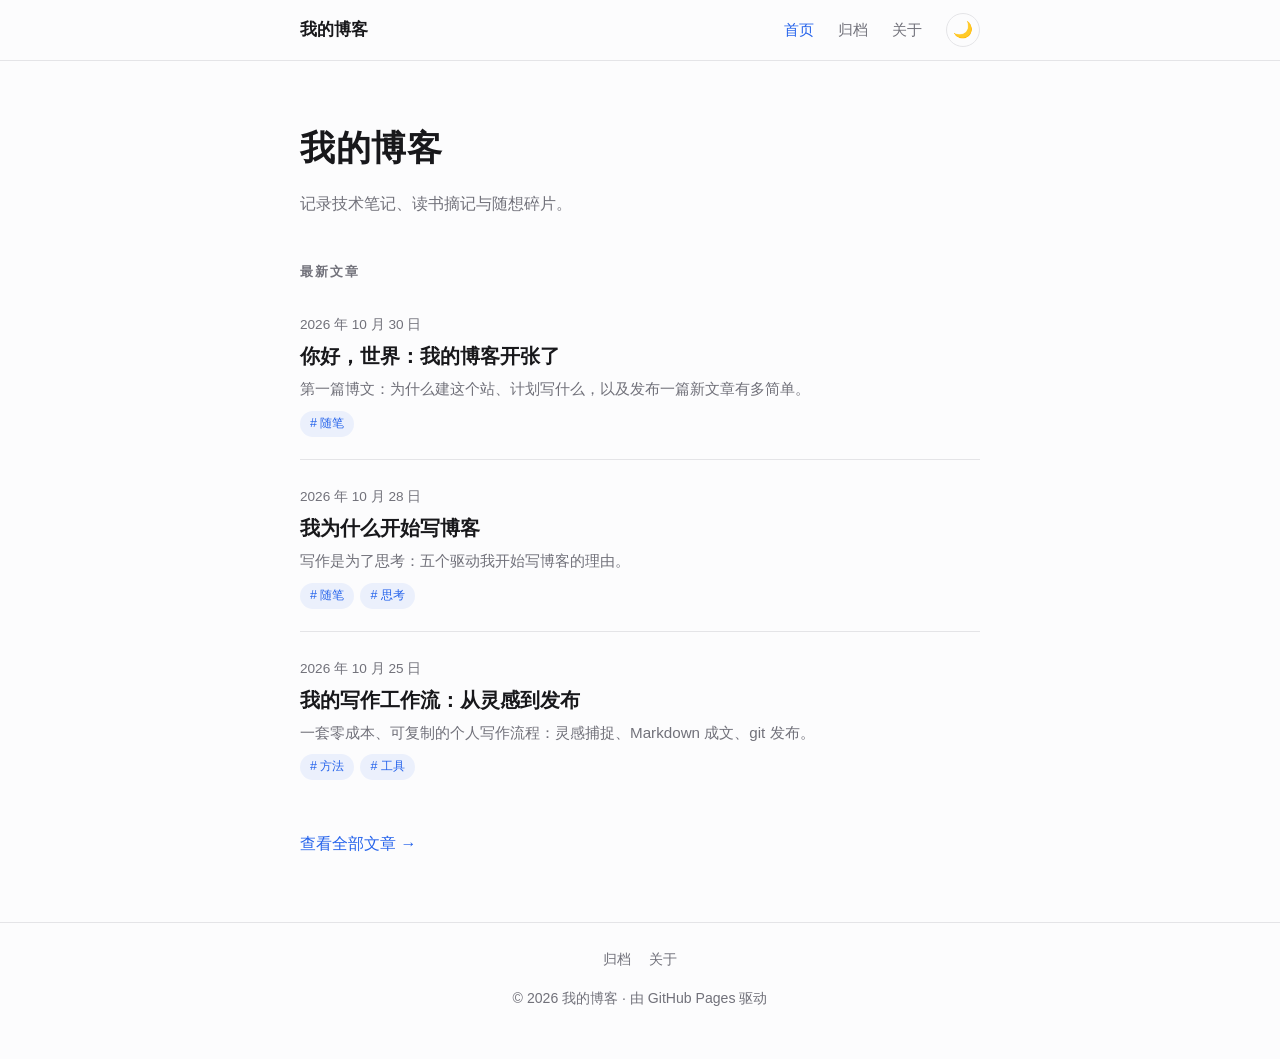
<file: my-blog/index.html>
<!DOCTYPE html>
<html lang="zh-CN" data-theme="light">
<head>
<meta charset="UTF-8">
<meta name="viewport" content="width=device-width, initial-scale=1">
<title>我的博客 · 记录想法与笔记</title>
<meta name="description" content="我的博客 —— 记录技术笔记、读书摘记与随想碎片的个人网站。">
<meta name="site-name" content="我的博客">
<meta property="og:title" content="我的博客">
<meta property="og:description" content="记录技术笔记、读书摘记与随想碎片的个人网站。">
<meta property="og:type" content="website">
<link rel="icon" href="favicon.svg" type="image/svg+xml">
<script>
/* 在页面渲染前应用主题，避免闪烁 */
(function () {
  var t = 'light';
  try { t = localStorage.getItem('theme'); } catch (e) {}
  if (!t) {
    t = window.matchMedia && window.matchMedia('(prefers-color-scheme: dark)').matches ? 'dark' : 'light';
  }
  document.documentElement.dataset.theme = t;
})();
</script>
<link rel="stylesheet" href="css/style.css">
</head>
<body>

<header class="site-header">
  <div class="wrap header-inner">
    <a class="brand" href="index.html">我的博客</a>
    <nav class="site-nav">
      <a href="index.html">首页</a>
      <a href="archive.html">归档</a>
      <a href="about.html">关于</a>
    </nav>
    <button id="theme-toggle" type="button" aria-label="切换明暗主题" title="切换明暗主题">🌙</button>
  </div>
</header>

<main class="wrap">
  <section class="hero">
    <h1>我的博客</h1>
    <p class="hero-sub">记录技术笔记、读书摘记与随想碎片。</p>
  </section>

  <section>
    <h2 class="section-title">最新文章</h2>
    <div id="post-list" class="post-list">
      <p class="muted">正在加载…</p>
    </div>
    <p class="more"><a href="archive.html">查看全部文章 →</a></p>
  </section>
</main>

<footer class="site-footer">
  <div class="wrap footer-inner">
    <div class="footer-links">
      <a href="archive.html">归档</a>
      <a href="about.html">关于</a>
    </div>
    <p>© <span id="year">2026</span> 我的博客 · 由 <a href="https://pages.github.com/" target="_blank" rel="noopener noreferrer">GitHub Pages</a> 驱动</p>
  </div>
</footer>

<script src="js/blog.js"></script>
<script src="js/main.js"></script>
<script src="js/index.js"></script>
</body>
</html>
</file>
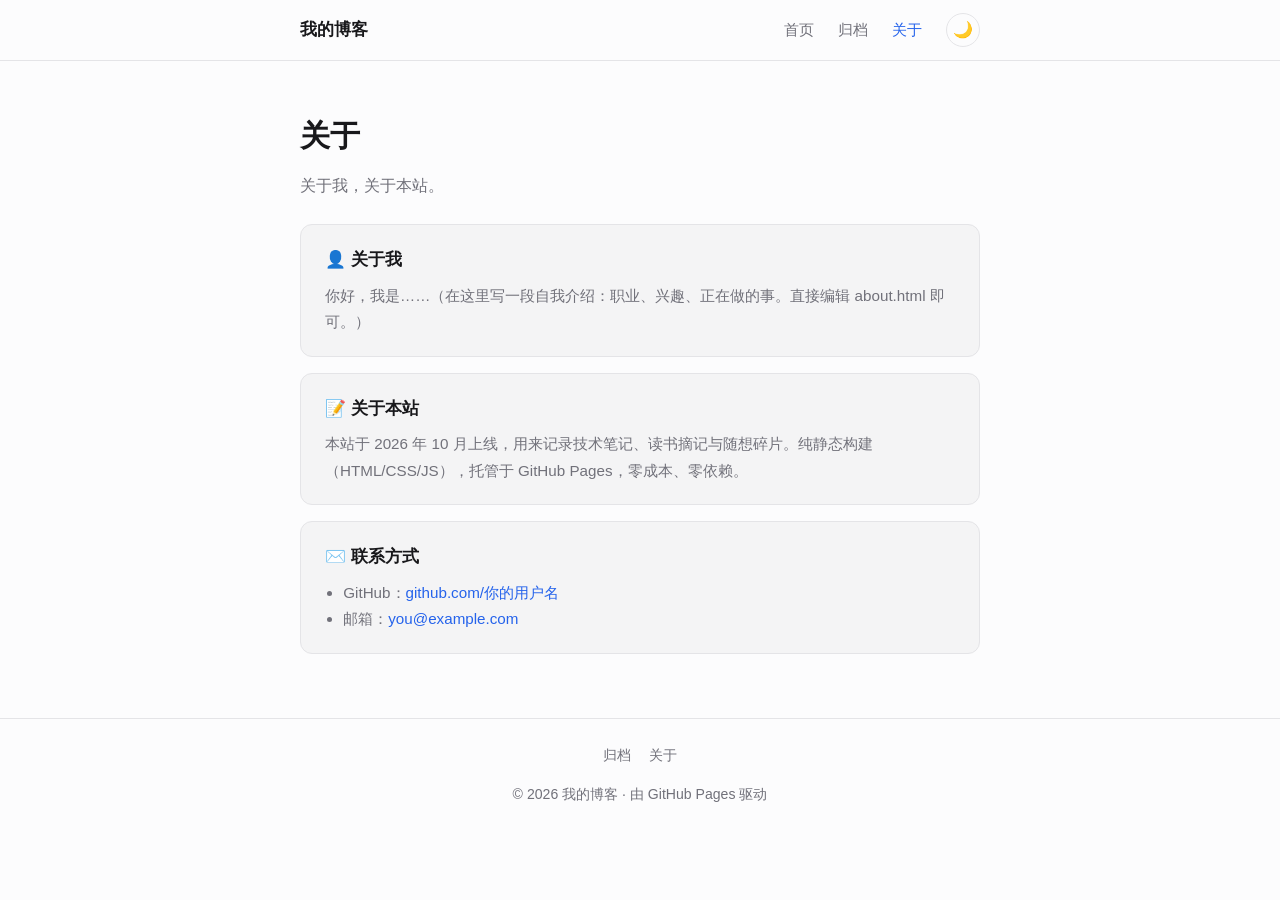
<file: my-blog/about.html>
<!DOCTYPE html>
<html lang="zh-CN" data-theme="light">
<head>
<meta charset="UTF-8">
<meta name="viewport" content="width=device-width, initial-scale=1">
<title>关于 · 我的博客</title>
<meta name="description" content="关于我、关于本站的介绍页面。">
<meta name="site-name" content="我的博客">
<meta property="og:title" content="关于 · 我的博客">
<meta property="og:type" content="website">
<link rel="icon" href="favicon.svg" type="image/svg+xml">
<script>
(function () {
  var t = 'light';
  try { t = localStorage.getItem('theme'); } catch (e) {}
  if (!t) {
    t = window.matchMedia && window.matchMedia('(prefers-color-scheme: dark)').matches ? 'dark' : 'light';
  }
  document.documentElement.dataset.theme = t;
})();
</script>
<link rel="stylesheet" href="css/style.css">
</head>
<body>

<header class="site-header">
  <div class="wrap header-inner">
    <a class="brand" href="index.html">我的博客</a>
    <nav class="site-nav">
      <a href="index.html">首页</a>
      <a href="archive.html">归档</a>
      <a href="about.html">关于</a>
    </nav>
    <button id="theme-toggle" type="button" aria-label="切换明暗主题" title="切换明暗主题">🌙</button>
  </div>
</header>

<main class="wrap">
  <header class="page-head">
    <h1>关于</h1>
    <p>关于我，关于本站。</p>
  </header>

  <section class="about-card">
    <h2>👤 关于我</h2>
    <p>你好，我是……（在这里写一段自我介绍：职业、兴趣、正在做的事。直接编辑 about.html 即可。）</p>
  </section>

  <section class="about-card">
    <h2>📝 关于本站</h2>
    <p>本站于 2026 年 10 月上线，用来记录技术笔记、读书摘记与随想碎片。纯静态构建（HTML/CSS/JS），托管于 GitHub Pages，零成本、零依赖。</p>
  </section>

  <section class="about-card">
    <h2>✉️ 联系方式</h2>
    <ul>
      <li>GitHub：<a href="https://github.com/你的用户名" target="_blank" rel="noopener noreferrer">github.com/你的用户名</a></li>
      <li>邮箱：<a href="mailto:you@example.com">you@example.com</a></li>
    </ul>
  </section>
</main>

<footer class="site-footer">
  <div class="wrap footer-inner">
    <div class="footer-links">
      <a href="archive.html">归档</a>
      <a href="about.html">关于</a>
    </div>
    <p>© <span id="year">2026</span> 我的博客 · 由 <a href="https://pages.github.com/" target="_blank" rel="noopener noreferrer">GitHub Pages</a> 驱动</p>
  </div>
</footer>

<script src="js/blog.js"></script>
<script src="js/main.js"></script>
</body>
</html>
</file>
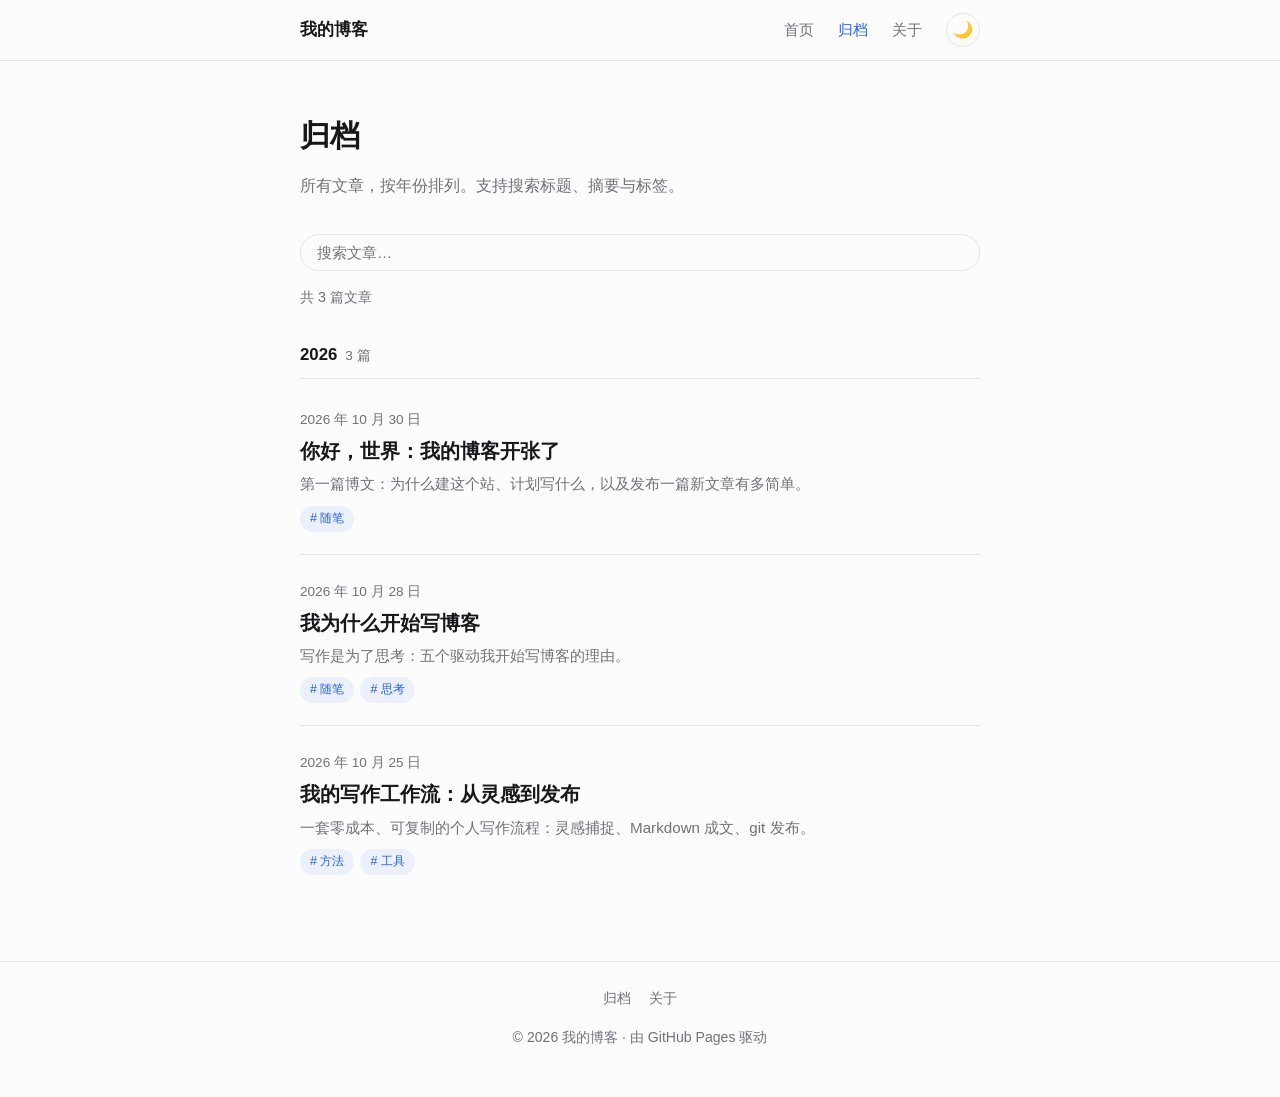
<file: my-blog/archive.html>
<!DOCTYPE html>
<html lang="zh-CN" data-theme="light">
<head>
<meta charset="UTF-8">
<meta name="viewport" content="width=device-width, initial-scale=1">
<title>归档 · 我的博客</title>
<meta name="description" content="我的博客 —— 所有文章归档，按年份排列，支持搜索与标签过滤。">
<meta name="site-name" content="我的博客">
<meta property="og:title" content="归档 · 我的博客">
<meta property="og:type" content="website">
<link rel="icon" href="favicon.svg" type="image/svg+xml">
<script>
(function () {
  var t = 'light';
  try { t = localStorage.getItem('theme'); } catch (e) {}
  if (!t) {
    t = window.matchMedia && window.matchMedia('(prefers-color-scheme: dark)').matches ? 'dark' : 'light';
  }
  document.documentElement.dataset.theme = t;
})();
</script>
<link rel="stylesheet" href="css/style.css">
</head>
<body>

<header class="site-header">
  <div class="wrap header-inner">
    <a class="brand" href="index.html">我的博客</a>
    <nav class="site-nav">
      <a href="index.html">首页</a>
      <a href="archive.html">归档</a>
      <a href="about.html">关于</a>
    </nav>
    <button id="theme-toggle" type="button" aria-label="切换明暗主题" title="切换明暗主题">🌙</button>
  </div>
</header>

<main class="wrap">
  <header class="page-head">
    <h1>归档</h1>
    <p>所有文章，按年份排列。支持搜索标题、摘要与标签。</p>
  </header>

  <div class="archive-tools">
    <input type="search" id="search" placeholder="搜索文章…" aria-label="搜索文章">
  </div>
  <p id="tag-chip"></p>
  <p id="count" class="count"></p>
  <div id="archive"></div>
</main>

<footer class="site-footer">
  <div class="wrap footer-inner">
    <div class="footer-links">
      <a href="archive.html">归档</a>
      <a href="about.html">关于</a>
    </div>
    <p>© <span id="year">2026</span> 我的博客 · 由 <a href="https://pages.github.com/" target="_blank" rel="noopener noreferrer">GitHub Pages</a> 驱动</p>
  </div>
</footer>

<script src="js/blog.js"></script>
<script src="js/main.js"></script>
<script src="js/archive.js"></script>
</body>
</html>
</file>
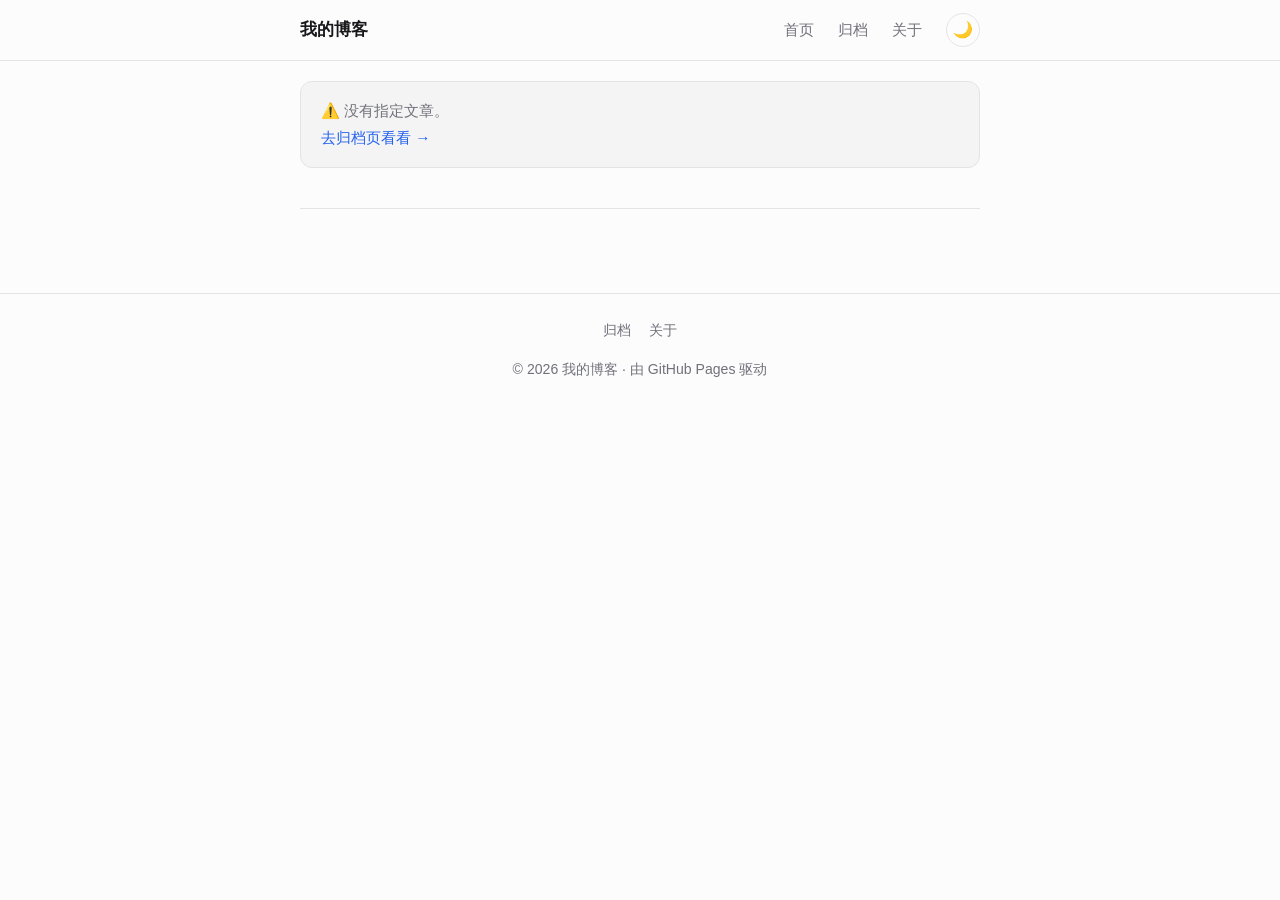
<file: my-blog/post.html>
<!DOCTYPE html>
<html lang="zh-CN" data-theme="light">
<head>
<meta charset="UTF-8">
<meta name="viewport" content="width=device-width, initial-scale=1">
<title>文章 · 我的博客</title>
<meta name="description" content="我的博客 —— 记录技术笔记、读书摘记与随想碎片的个人网站。">
<meta name="site-name" content="我的博客">
<meta property="og:type" content="article">
<link rel="icon" href="favicon.svg" type="image/svg+xml">
<script>
(function () {
  var t = 'light';
  try { t = localStorage.getItem('theme'); } catch (e) {}
  if (!t) {
    t = window.matchMedia && window.matchMedia('(prefers-color-scheme: dark)').matches ? 'dark' : 'light';
  }
  document.documentElement.dataset.theme = t;
})();
</script>
<link rel="stylesheet" href="css/style.css">
</head>
<body>

<header class="site-header">
  <div class="wrap header-inner">
    <a class="brand" href="index.html">我的博客</a>
    <nav class="site-nav">
      <a href="index.html">首页</a>
      <a href="archive.html">归档</a>
      <a href="about.html">关于</a>
    </nav>
    <button id="theme-toggle" type="button" aria-label="切换明暗主题" title="切换明暗主题">🌙</button>
  </div>
</header>

<main class="wrap">
  <div id="post"><p class="muted">正在加载文章…</p></div>
  <nav id="post-nav" class="post-nav"></nav>
  <div id="comments"><!-- 可选：评论系统（Giscus）。到 giscus.app 生成脚本后粘贴到这里 --></div>
</main>

<footer class="site-footer">
  <div class="wrap footer-inner">
    <div class="footer-links">
      <a href="archive.html">归档</a>
      <a href="about.html">关于</a>
    </div>
    <p>© <span id="year">2026</span> 我的博客 · 由 <a href="https://pages.github.com/" target="_blank" rel="noopener noreferrer">GitHub Pages</a> 驱动</p>
  </div>
</footer>

<script src="js/blog.js"></script>
<script src="js/main.js"></script>
<script src="js/post.js"></script>
</body>
</html>
</file>
<file: my-blog/css/style.css>
/* ==========================================================================
   我的博客 · 全局样式（极简 + 明暗双主题）
   想换主题色/字号？改下面 :root 里的 CSS 变量即可。
   ========================================================================== */

:root {
  --bg: #fcfcfd;
  --bg-soft: #f4f4f5;
  --text: #18181b;
  --text-muted: #71717a;
  --border: #e4e4e7;
  --accent: #2563eb;
  --accent-soft: rgba(37, 99, 235, 0.08);
  --code-bg: #f4f4f5;
  --code-text: #18181b;
  --header-bg: rgba(252, 252, 253, 0.85);
  --radius: 12px;
  --maxw: 720px;
  color-scheme: light;
}

[data-theme="dark"] {
  --bg: #0f1014;
  --bg-soft: #17181d;
  --text: #e8e8ec;
  --text-muted: #9498a3;
  --border: #24262e;
  --accent: #60a5fa;
  --accent-soft: rgba(96, 165, 250, 0.12);
  --code-bg: #17181d;
  --code-text: #e8e8ec;
  --header-bg: rgba(15, 16, 20, 0.85);
  color-scheme: dark;
}

* { box-sizing: border-box; }

html { -webkit-text-size-adjust: 100%; }

body {
  margin: 0;
  background: var(--bg);
  color: var(--text);
  font-family: -apple-system, BlinkMacSystemFont, "Segoe UI", "PingFang SC",
    "Hiragino Sans GB", "Microsoft YaHei", "Noto Sans SC", sans-serif;
  font-size: 16px;
  line-height: 1.75;
  transition: background-color 0.25s ease, color 0.25s ease;
}

a { color: var(--accent); text-decoration: none; }
a:hover { text-decoration: underline; }

.wrap { max-width: var(--maxw); margin: 0 auto; padding: 0 20px; }
.muted { color: var(--text-muted); }

/* ---------- 顶部导航 ---------- */
.site-header {
  position: sticky;
  top: 0;
  z-index: 10;
  background: var(--header-bg);
  -webkit-backdrop-filter: blur(12px);
  backdrop-filter: blur(12px);
  border-bottom: 1px solid var(--border);
}

.header-inner { display: flex; align-items: center; gap: 14px; height: 60px; }

.brand { font-weight: 700; font-size: 1.05rem; color: var(--text); }
.brand:hover { text-decoration: none; }

.site-nav { display: flex; gap: 4px; margin-left: auto; }
.site-nav a {
  color: var(--text-muted);
  padding: 6px 10px;
  border-radius: 8px;
  font-size: 0.95rem;
}
.site-nav a:hover { color: var(--text); background: var(--bg-soft); text-decoration: none; }
.site-nav a.active { color: var(--accent); }

#theme-toggle {
  flex: none;
  width: 34px;
  height: 34px;
  border: 1px solid var(--border);
  background: var(--bg);
  border-radius: 50%;
  cursor: pointer;
  font-size: 1rem;
  line-height: 1;
  display: inline-flex;
  align-items: center;
  justify-content: center;
}
#theme-toggle:hover { background: var(--bg-soft); }

/* ---------- 首页 ---------- */
.hero { padding: 56px 0 44px; }
.hero h1 { font-size: 2.2rem; margin: 0 0 10px; letter-spacing: 0.5px; }
.hero-sub { color: var(--text-muted); margin: 0; font-size: 1.02rem; }

.section-title {
  font-size: 0.82rem;
  letter-spacing: 0.14em;
  color: var(--text-muted);
  text-transform: uppercase;
  margin: 0 0 4px;
  font-weight: 600;
}

/* 文章列表 */
.post-list { margin: 0; }
.post-item { padding: 22px 0; border-bottom: 1px solid var(--border); }
.post-item:last-child { border-bottom: none; }
.post-date { color: var(--text-muted); font-size: 0.85rem; font-variant-numeric: tabular-nums; }
.post-title { margin: 4px 0 6px; font-size: 1.22rem; line-height: 1.45; }
.post-title a { color: var(--text); }
.post-title a:hover { color: var(--accent); text-decoration: none; }
.post-summary { margin: 0 0 8px; color: var(--text-muted); font-size: 0.95rem; }
.post-tags { display: flex; flex-wrap: wrap; gap: 6px; }

.tag {
  font-size: 0.78rem;
  color: var(--accent);
  background: var(--accent-soft);
  border-radius: 999px;
  padding: 2px 10px;
}
.tag:hover { text-decoration: none; filter: brightness(1.06); }

.more { margin: 28px 0 0; }

/* ---------- 文章页 ---------- */
.post-head { padding: 44px 0 8px; }
.post-head h1 { font-size: 1.9rem; line-height: 1.35; margin: 10px 0 12px; }
.post-meta {
  color: var(--text-muted);
  font-size: 0.9rem;
  display: flex;
  flex-wrap: wrap;
  gap: 6px 16px;
  align-items: center;
}
.post-head .post-tags { margin-top: 10px; }

.back-link { display: inline-block; color: var(--text-muted); font-size: 0.9rem; margin-bottom: 4px; }
.back-link:hover { color: var(--accent); }

.article { padding-bottom: 16px; font-size: 1.02rem; }
.article h2 { font-size: 1.4rem; margin: 2.2em 0 0.8em; }
.article h3 { font-size: 1.15rem; margin: 1.8em 0 0.6em; }
.article p { margin: 0 0 1.1em; }
.article ul, .article ol { padding-left: 1.5em; margin: 0 0 1.1em; }
.article li { margin: 0.3em 0; }
.article blockquote {
  margin: 1.4em 0;
  padding: 0.2em 1.2em;
  border-left: 3px solid var(--accent);
  color: var(--text-muted);
  background: var(--bg-soft);
  border-radius: 0 var(--radius) var(--radius) 0;
}
.article code {
  font-family: ui-monospace, SFMono-Regular, Consolas, "Courier New", monospace;
  font-size: 0.88em;
  background: var(--code-bg);
  color: var(--code-text);
  padding: 0.15em 0.4em;
  border-radius: 6px;
}
.article pre {
  background: var(--code-bg);
  border: 1px solid var(--border);
  padding: 14px 16px;
  border-radius: var(--radius);
  overflow-x: auto;
  line-height: 1.6;
}
.article pre code { background: none; padding: 0; font-size: 0.86rem; }
.article img {
  max-width: 100%;
  border-radius: var(--radius);
  display: block;
  margin: 1.4em auto;
  border: 1px solid var(--border);
}
.article table { border-collapse: collapse; width: 100%; margin: 1.4em 0; font-size: 0.95rem; }
.article th, .article td { border: 1px solid var(--border); padding: 8px 12px; text-align: left; }
.article th { background: var(--bg-soft); }
.article hr { border: none; border-top: 1px solid var(--border); margin: 2.4em 0; }

/* 上一篇 / 下一篇 */
.post-nav {
  display: grid;
  grid-template-columns: 1fr 1fr;
  gap: 16px;
  margin: 40px 0 8px;
  border-top: 1px solid var(--border);
  padding-top: 20px;
}
.post-nav a { display: block; color: var(--text); }
.post-nav a:hover { color: var(--accent); text-decoration: none; }
.post-nav .label { display: block; font-size: 0.8rem; color: var(--text-muted); margin-bottom: 4px; }
.post-nav .next { text-align: right; }
.post-nav .placeholder { visibility: hidden; }

/* ---------- 归档页 ---------- */
.page-head { padding: 48px 0 8px; }
.page-head h1 { font-size: 1.9rem; margin: 0 0 10px; }
.page-head p { color: var(--text-muted); margin: 0; }

.archive-tools { margin: 26px 0 0; }
.archive-tools input[type="search"] {
  width: 100%;
  padding: 9px 16px;
  border: 1px solid var(--border);
  border-radius: 999px;
  background: var(--bg);
  color: var(--text);
  font-size: 0.95rem;
  outline: none;
}
.archive-tools input[type="search"]:focus { border-color: var(--accent); }

#tag-chip { margin: 14px 0 0; font-size: 0.9rem; }
#tag-chip a { margin-left: 8px; font-size: 0.85rem; }
.count { color: var(--text-muted); font-size: 0.9rem; margin: 8px 0 0; }

.year-group { margin: 30px 0; }
.year-title {
  font-size: 1.05rem;
  font-weight: 700;
  color: var(--text);
  border-bottom: 1px solid var(--border);
  padding-bottom: 8px;
  margin-bottom: 4px;
}
.year-title span { color: var(--text-muted); font-weight: 400; font-size: 0.85rem; margin-left: 8px; }

/* ---------- 关于 / 通用 ---------- */
.about-card {
  border: 1px solid var(--border);
  border-radius: var(--radius);
  padding: 20px 24px;
  margin: 16px 0;
  background: var(--bg-soft);
}
.about-card h2 { margin: 0 0 8px; font-size: 1.05rem; }
.about-card p { margin: 0; color: var(--text-muted); font-size: 0.95rem; }
.about-card ul { margin: 8px 0 0; padding-left: 1.2em; color: var(--text-muted); font-size: 0.95rem; }

.notice {
  border: 1px solid var(--border);
  background: var(--bg-soft);
  border-radius: var(--radius);
  padding: 16px 20px;
  margin: 20px 0;
  color: var(--text-muted);
  font-size: 0.95rem;
}
.notice code {
  font-family: ui-monospace, Consolas, monospace;
  background: var(--bg);
  border: 1px solid var(--border);
  padding: 1px 6px;
  border-radius: 6px;
  font-size: 0.85em;
}

/* ---------- 404 ---------- */
.page-404 { text-align: center; padding: 110px 0 60px; }
.page-404 .code {
  font-size: 4.5rem;
  font-weight: 800;
  color: var(--text);
  margin: 0;
  line-height: 1;
  letter-spacing: 4px;
}
.page-404 h1 { font-size: 1.4rem; margin: 18px 0 8px; }
.page-404 p { color: var(--text-muted); margin: 0 0 26px; }

.btn {
  display: inline-block;
  background: var(--accent);
  color: #fff;
  padding: 9px 24px;
  border-radius: 999px;
  font-size: 0.95rem;
}
.btn:hover { text-decoration: none; filter: brightness(1.08); }

/* ---------- 页脚 ---------- */
.site-footer { border-top: 1px solid var(--border); margin-top: 64px; }
.footer-inner { padding: 24px 20px 34px; color: var(--text-muted); font-size: 0.88rem; text-align: center; }
.footer-inner a { color: var(--text-muted); }
.footer-inner a:hover { color: var(--accent); }
.footer-links { display: flex; justify-content: center; gap: 18px; margin-bottom: 8px; }

/* ---------- 响应式 ---------- */
@media (max-width: 560px) {
  .hero { padding: 40px 0 28px; }
  .hero h1 { font-size: 1.8rem; }
  .post-head { padding: 30px 0 4px; }
  .post-head h1 { font-size: 1.55rem; }
  .article { font-size: 1rem; }
  .header-inner { gap: 10px; }
  .post-nav { grid-template-columns: 1fr; }
  .post-nav .next { text-align: left; }
}

/* 打印时隐藏导航等无关元素 */
@media print {
  .site-header, .site-footer, .post-nav, #theme-toggle { display: none; }
}
</file>
